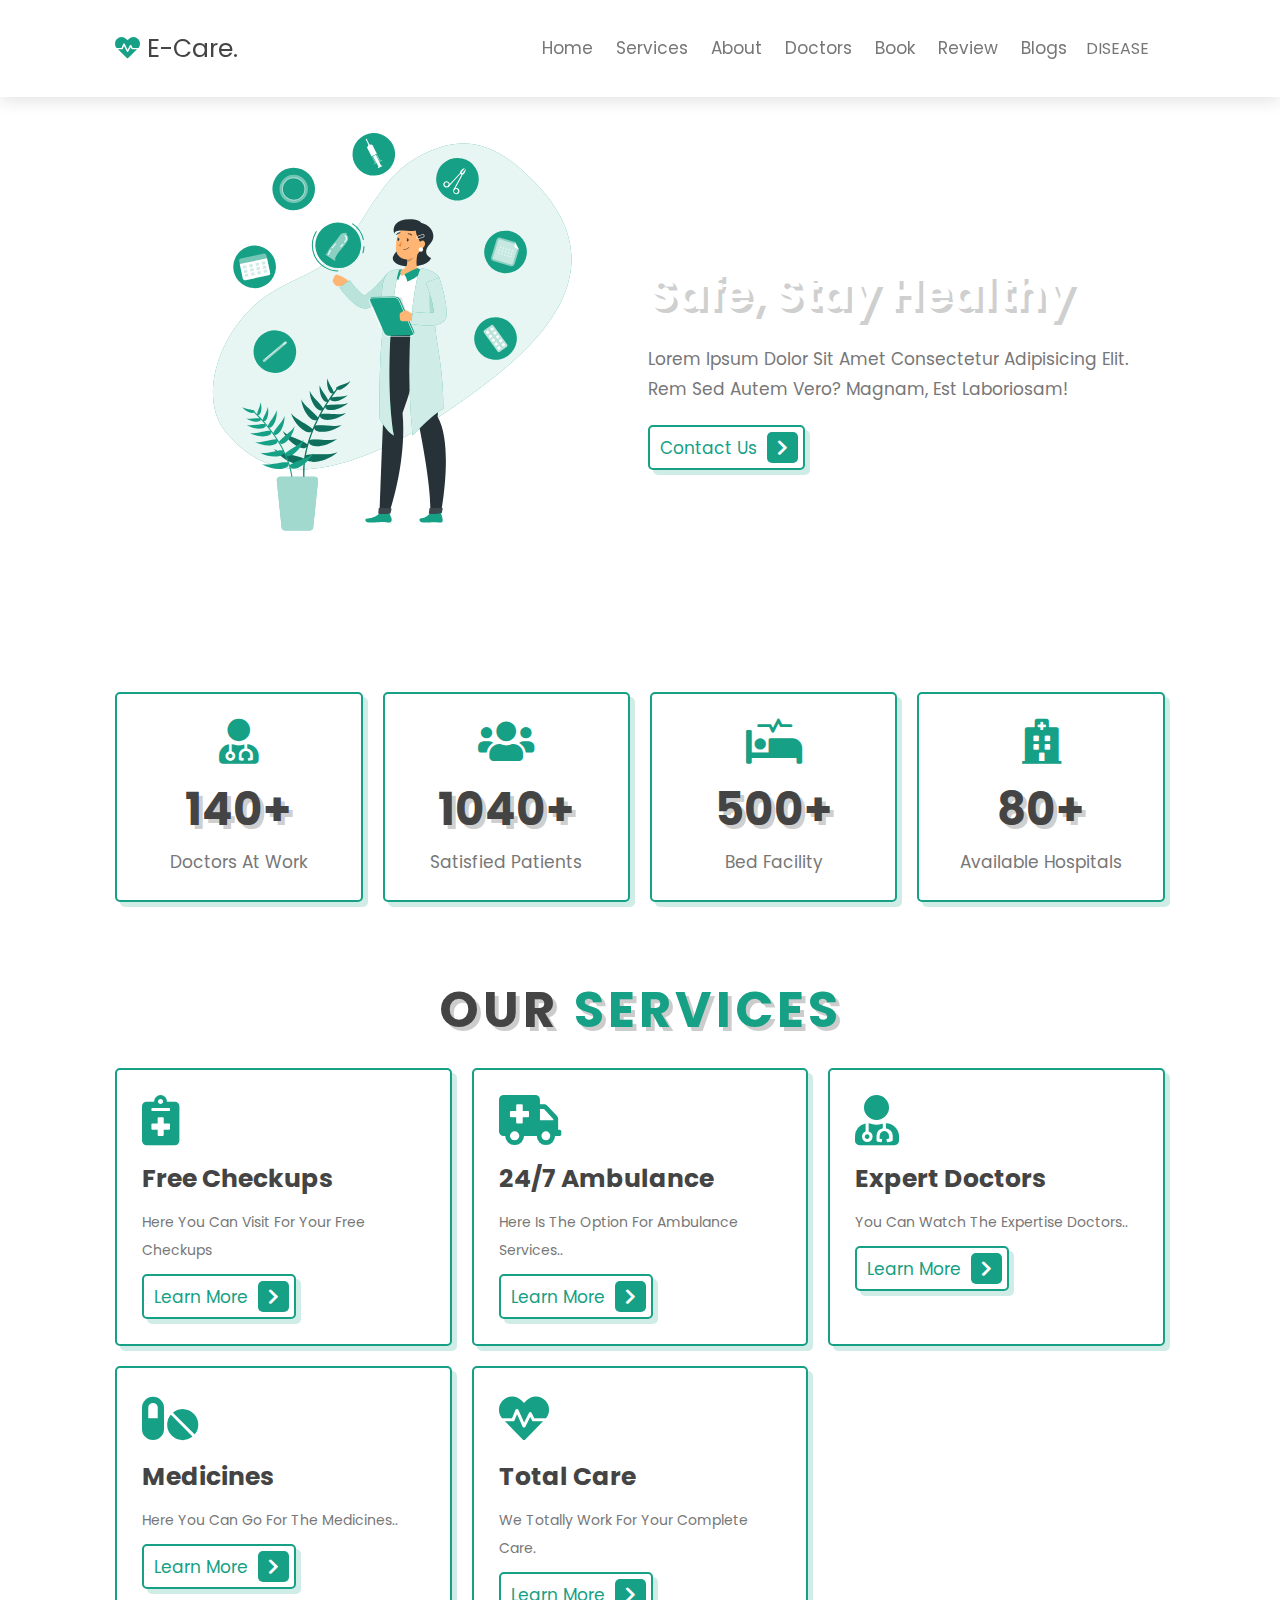
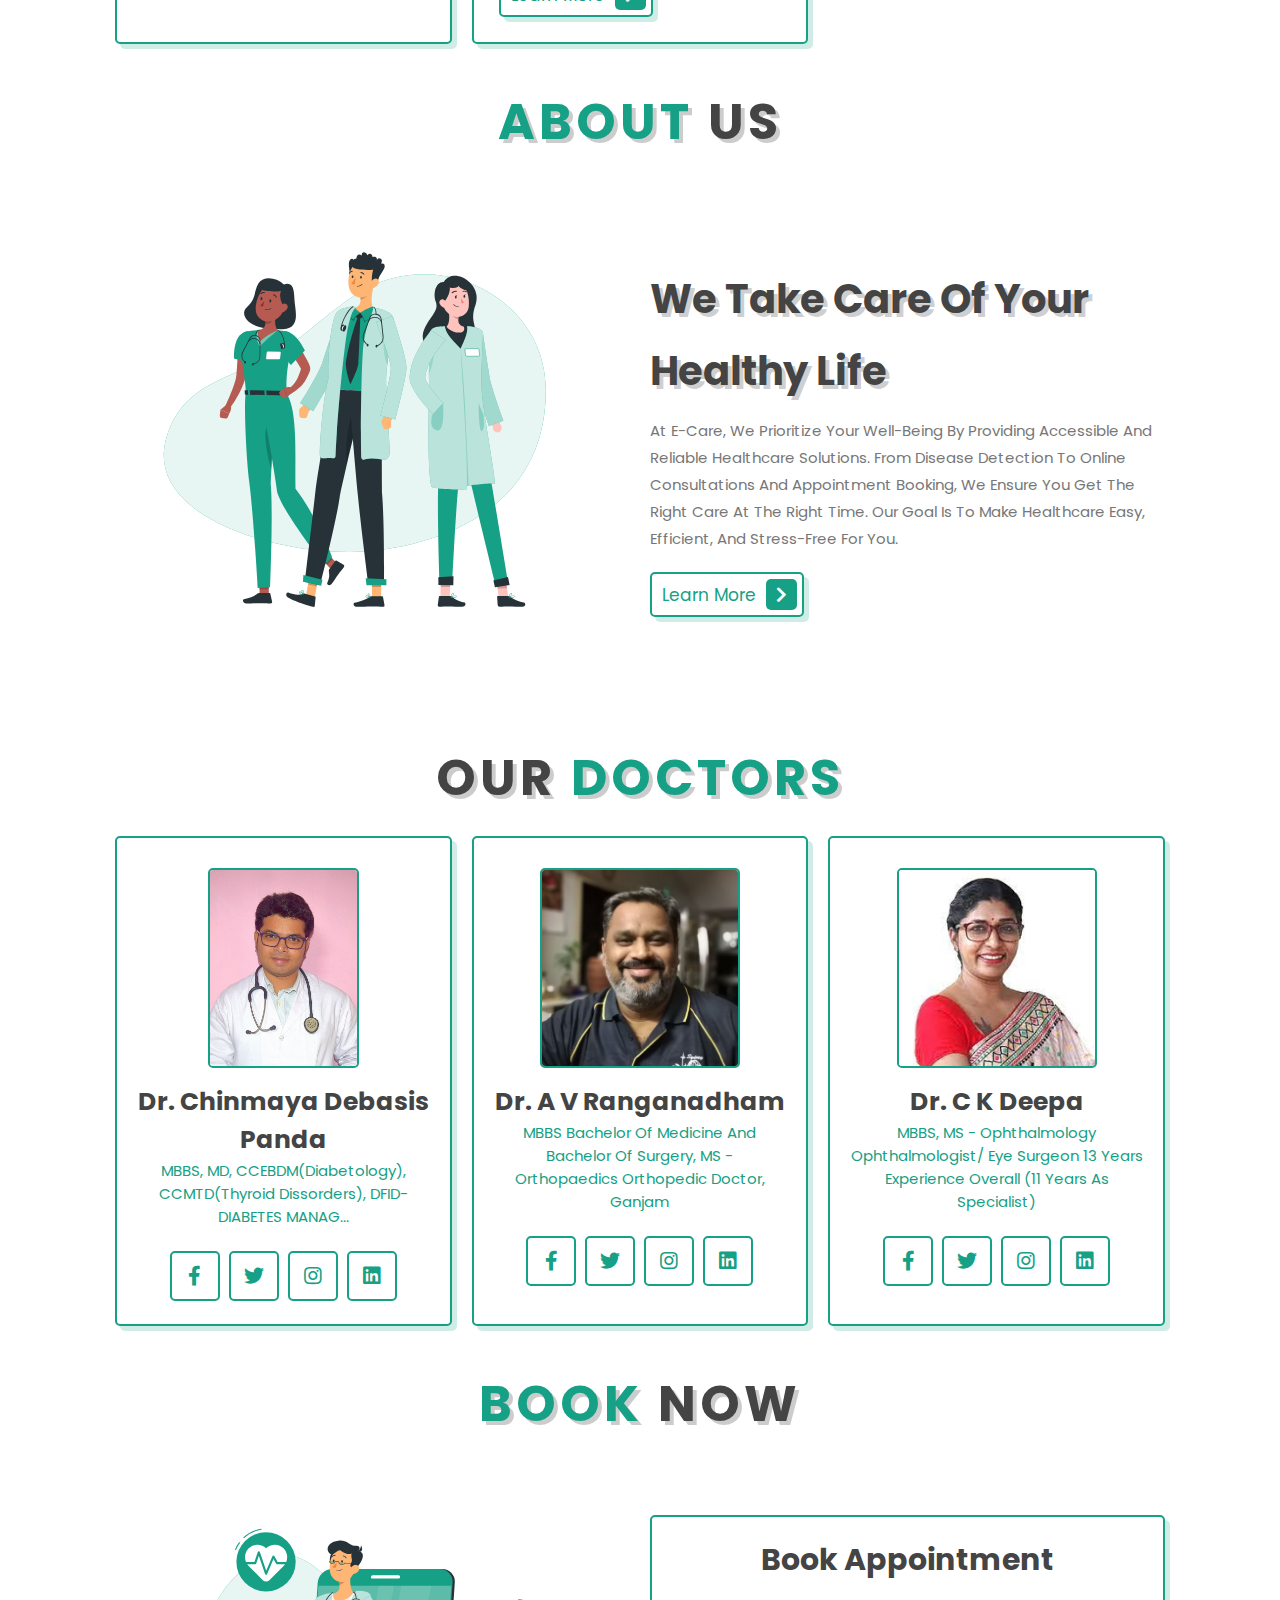
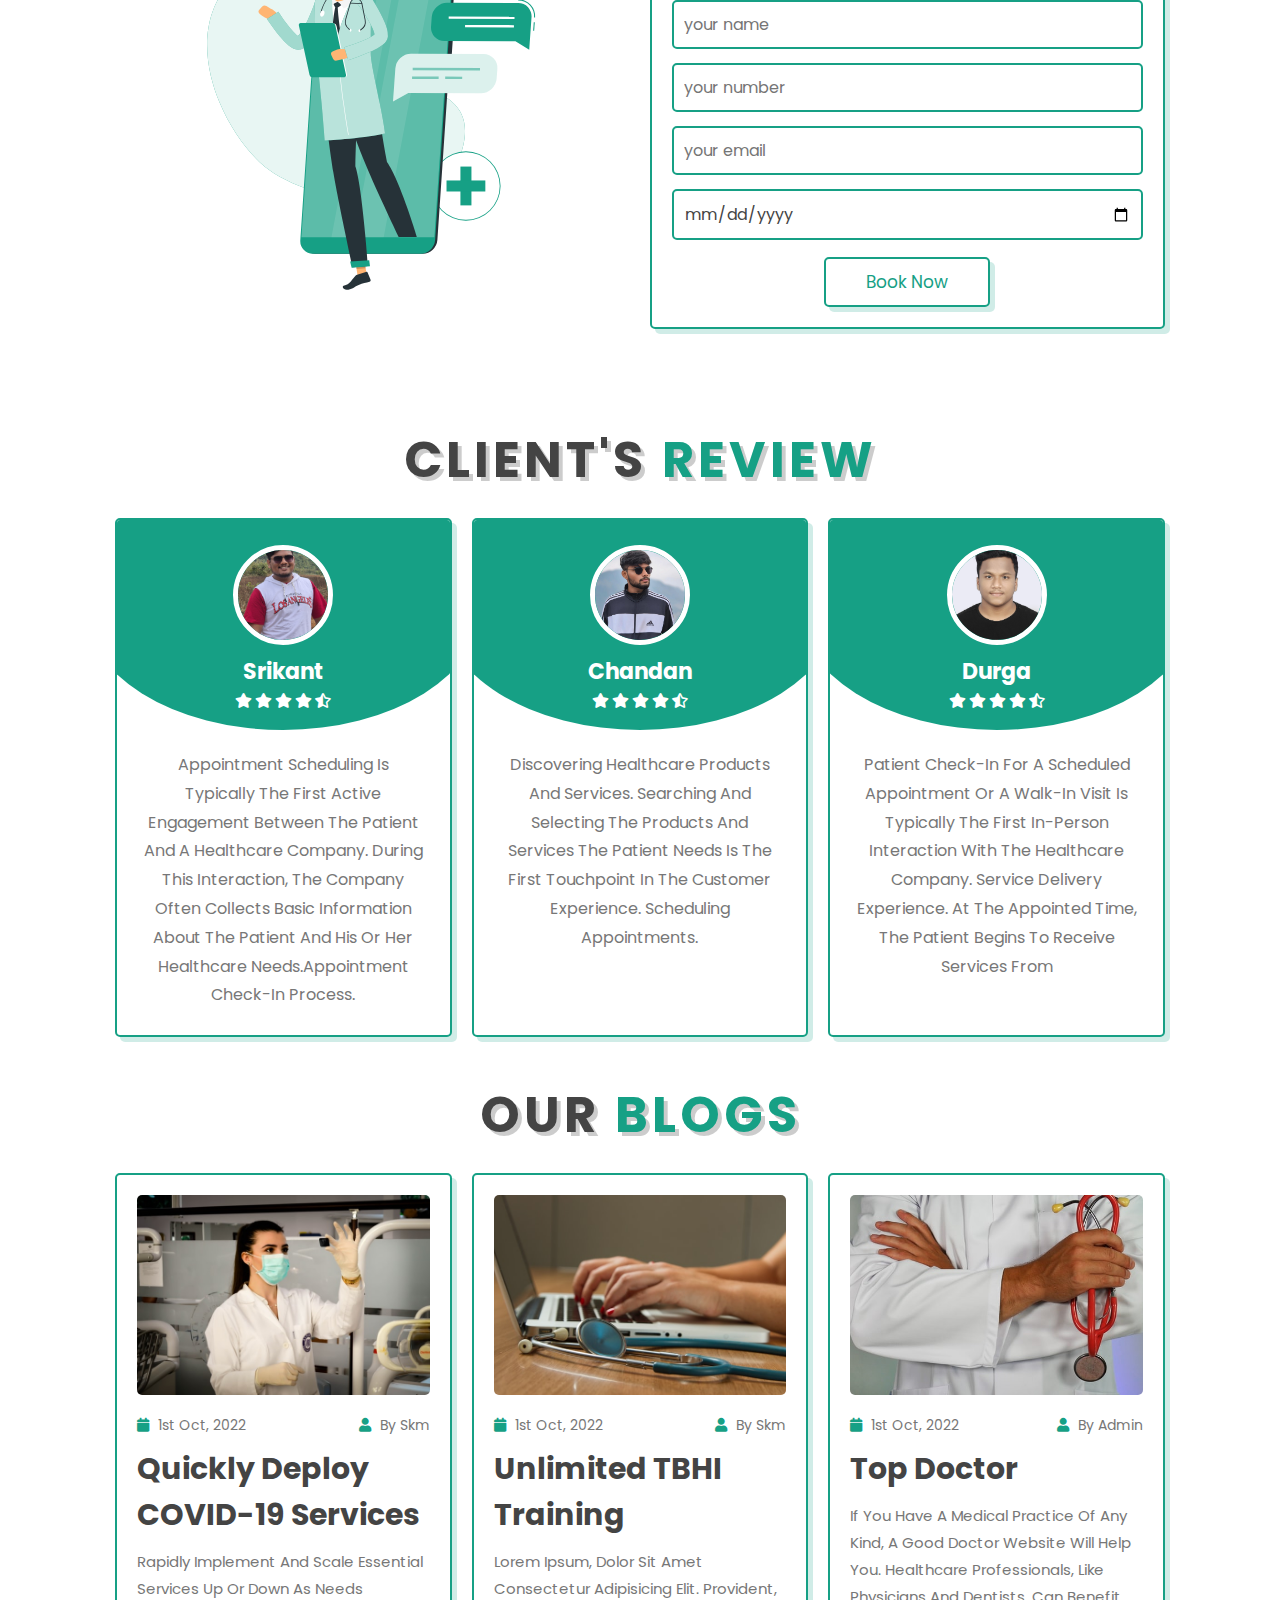
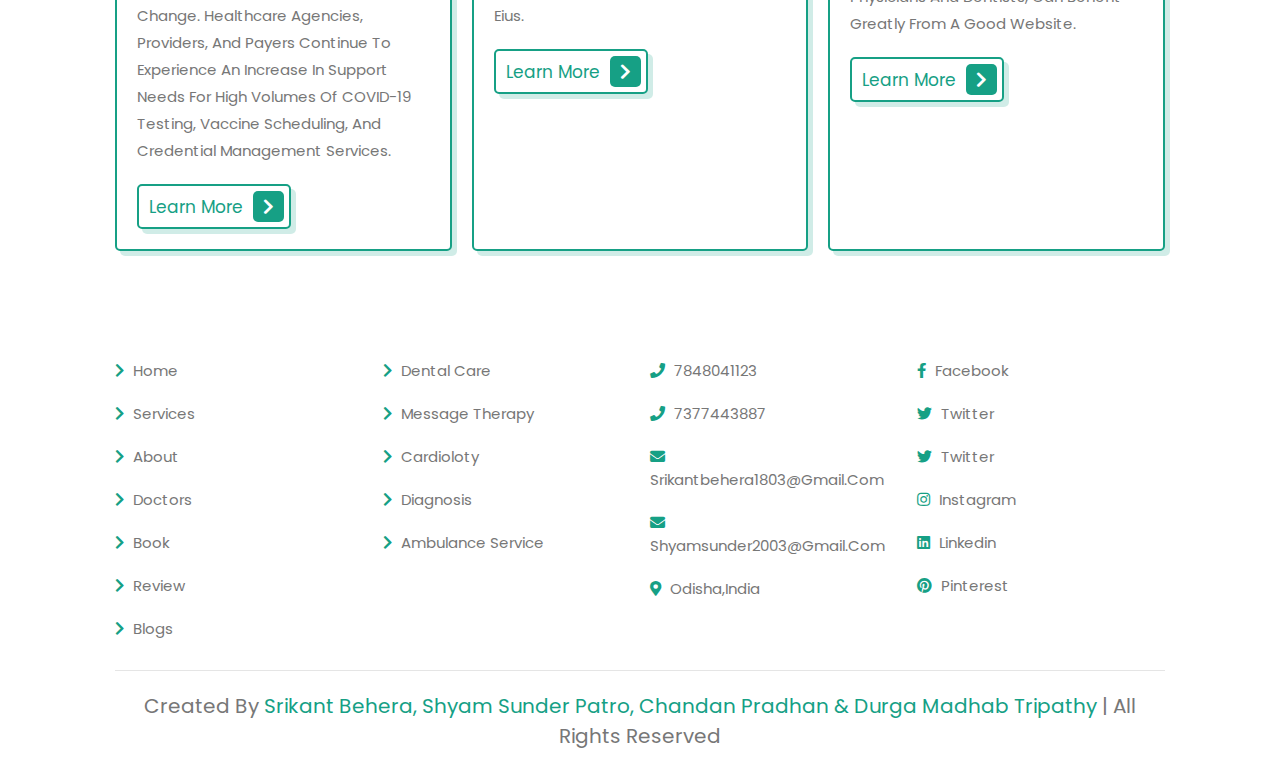
<file: index.html>
<!DOCTYPE html>
<html lang="en">
<head>
    <meta charset="UTF-8">
    <meta http-equiv="X-UA-Compatible" content="IE=edge">
    <meta name="viewport" content="width=device-width, initial-scale=1.0">
    <title>E-care</title>

    <!-- font awesome cdn link  -->
    <link rel="stylesheet" href="https://cdnjs.cloudflare.com/ajax/libs/font-awesome/5.15.4/css/all.min.css">

    <!-- custom css file link  -->
    <link rel="stylesheet" href="css/e-care.css">

</head>
<!-- <body background="image/hospital-room-bed-computer-television-ai-generated-image-315262948.webp"> -->
    
<!-- header section starts  -->

<header class="header">

    <a href="#" class="logo"> <i class="fas fa-heartbeat"></i> E-care. </a>

<nav class="navbar">    
    <a href="#home">home</a>
    <a href="#services">services</a>
    <a href="#about">about</a>
    <a href="#doctors">doctors</a>
    <a href="#book">book</a>
    <a href="#review">review</a>
    <a href="#blogs">blogs</a>
    <div class="dropdown">
        <button class="dropbtn" style="color: var(--light-color);">DISEASE</button>
        <div class="dropdown-content" style="right:0">
            <a href="fever.html">fever</a>
            <a href="cold.html">cold</a>
            <a href="hed.html">headach</a>
        </div>
    </div>
</nav>

    <div id="menu-btn" class="fas fa-bars"></div>

</header>

<!-- header section ends -->

<!-- home section starts  -->

<section class="home" id="home">

    <div class="image">
        <img src="image/home-img.svg" alt="">
    </div>

    <div class="content">
        <h3> safe, stay healthy</h3>
        <p>Lorem ipsum dolor sit amet consectetur adipisicing elit. Rem sed autem vero? Magnam, est laboriosam!</p>
        <a href="#" class="btn"> contact us <span class="fas fa-chevron-right"></span> </a>
    </div>

</section>

<!-- home section ends -->

<!-- icons section starts  -->

<section class="icons-container">

    <div class="icons">
        <i class="fas fa-user-md"></i>
        <h3>140+</h3>
        <p>doctors at work</p>
    </div>

    <div class="icons">
        <i class="fas fa-users"></i>
        <h3>1040+</h3>
        <p>satisfied patients</p>
    </div>

    <div class="icons">
        <i class="fas fa-procedures"></i>
        <h3>500+</h3>
        <p>bed facility</p>
    </div>

    <div class="icons">
        <i class="fas fa-hospital"></i>
        <h3>80+</h3>
        <p>available hospitals</p>
    </div>

</section>

<!-- icons section ends -->

<!-- services section starts  -->

<section class="services" id="services">

    <h1 class="heading">our <span>services</span> </h1>

    <div class="box-container">

        <div class="box">
            <i class="fas fa-notes-medical"></i>
            <h3>free checkups</h3>
            <p>Here you can visit for your free checkups</p>
            <a href="https://www.healthians.com/health-checkup/swasth-bharat-package/google?utm_source=google&utm_medium=cpc&utm_campaign=199-full-body-checkup&gclid=CjwKCAjwh4ObBhAzEiwAHzZYU06NaQdiTHjMX1o_PprLSa99l-NJYwQPDmLFa_FnURcXZRFpSuAOIBoCYdkQAvD_BwE" class="btn"> learn more <span class="fas fa-chevron-right"></span> </a>
        </div>

        <div class="box">
            <i class="fas fa-ambulance"></i>
            <h3>24/7 ambulance</h3>
            <p>here is the option for ambulance services..</p>
            <a href="https://sumum.soahospitals.com/24-hours-emergency-ambulance-services/" class="btn"> learn more <span class="fas fa-chevron-right"></span> </a>
        </div>

        <div class="box">
            <i class="fas fa-user-md"></i>
            <h3>expert doctors</h3>
            <p>You can watch the expertise doctors..</p>
            <a href="https://www.lybrate.com/ganjam/doctors/berhampur-ganjam" class="btn"> learn more <span class="fas fa-chevron-right"></span> </a>
        </div>

        <div class="box">
            <i class="fas fa-pills"></i>
            <h3>medicines</h3>
            <p>Here you can go for the medicines..</p>
            <a href="https://pharmeasy.in/?isSEM=true&utm_source=google&utm_medium=cpc&utm_campaign=GSB_New_CX_FP&utm_adgroup=Core&gclid=CjwKCAjwh4ObBhAzEiwAHzZYU3Dv8kPv6ubjw3hP0DyFV4GrveKuAck_1X1cluCBp-UKkiBj_AXbmBoCxjAQAvD_BwE" class="btn"> learn more <span class="fas fa-chevron-right"></span> </a>
        </div>

        <!-- <div class="box">
            <i class="fas fa-procedures"></i>
            <h3>bed facility</h3>
            <p>Here you can check for the availability of beds..</p>
            <a href="#" class="btn"> learn more <span class="fas fa-chevron-right"></span> </a>
        </div> -->

        <div class="box">
            <i class="fas fa-heartbeat"></i>
            <h3>total care</h3>
            <p>We totally work for your complete care.</p>
            <a href="#" class="btn"> learn more <span class="fas fa-chevron-right"></span> </a>
        </div>

    </div>

</section>

<!-- services section ends -->

<!-- about section starts  -->

<section class="about" id="about">

    <h1 class="heading"> <span>about</span> us </h1>

    <div class="row">

        <div class="image">
            <img src="image/about-img.svg" alt="">
        </div>

        <div class="content">
            <h3>we take care of your healthy life</h3>
            <p>At E-Care, we prioritize your well-being by providing accessible and reliable healthcare solutions. From disease detection to online consultations and appointment booking, we ensure you get the right care at the right time. Our goal is to make healthcare easy, efficient, and stress-free for you.</p>
            <!-- <p>Lorem ipsum dolor, sit amet consectetur adipisicing elit. Natus vero ipsam laborum porro voluptates voluptatibus a nihil temporibus deserunt vel?</p> -->
            <a href="#" class="btn"> learn more <span class="fas fa-chevron-right"></span> </a>
        </div>

    </div>

</section>

<!-- about section ends -->

<!-- doctors section starts  -->

<section class="doctors" id="doctors">

    <h1 class="heading"> our <span>doctors</span> </h1>

    <div class="box-container">

        <div class="box">
            <img src="image/dr1.jpeg" alt="">
            <h3>Dr. Chinmaya Debasis Panda</h3>
            <span>MBBS, MD, CCEBDM(diabetology), CCMTD(thyroid dissorders), DFID-DIABETES MANAG...</span>
            <div class="share">
                <a href="#" class="fab fa-facebook-f"></a>
                <a href="#" class="fab fa-twitter"></a>
                <a href="#" class="fab fa-instagram"></a>
                <a href="#" class="fab fa-linkedin"></a>
            </div>
        </div>

        <div class="box">
            <img src="image/dr2.jpeg" alt="">
            <h3>Dr. A V Ranganadham</h3>
            <span>MBBS Bachelor of Medicine and Bachelor of Surgery, MS - Orthopaedics
                Orthopedic Doctor, Ganjam</span>
            <div class="share">
                <a href="#" class="fab fa-facebook-f"></a>
                <a href="#" class="fab fa-twitter"></a>
                <a href="#" class="fab fa-instagram"></a>
                <a href="#" class="fab fa-linkedin"></a>
            </div>
        </div>

        <div class="box">
            <img src="image/dr3.jpeg" alt="">
            <h3>Dr. C K Deepa</h3>
            <span>MBBS, MS - Ophthalmology
                Ophthalmologist/ Eye Surgeon
                13 Years Experience Overall  (11 years as specialist)</span>
            <div class="share">
                <a href="#" class="fab fa-facebook-f"></a>
                <a href="#" class="fab fa-twitter"></a>
                <a href="#" class="fab fa-instagram"></a>
                <a href="#" class="fab fa-linkedin"></a>
            </div>
        </div>
    </div>

</section>

<!-- doctors section ends -->

<!-- booking section starts   -->

<section class="book" id="book">

    <h1 class="heading"> <span>book</span> now </h1>    

    <div class="row">

        <div class="image">
            <img src="image/book-img.svg" alt="">
        </div>

        <form action="">
            <h3>book appointment</h3>
            <input type="text" placeholder="your name" class="box">
            <input type="number" placeholder="your number" class="box">
            <input type="email" placeholder="your email" class="box">
            <input type="date" class="box">
            <input type="submit" value="book now" class="btn">
        </form>

    </div>

</section>

<!-- booking section ends -->

<!-- review section starts  -->

<section class="review" id="review">
    
    <h1 class="heading"> client's <span>review</span> </h1>

    <div class="box-container">

        <div class="box">
            <img src="image/sk.jpg" alt="">
            <h3>Srikant</h3>
            <div class="stars">
                <i class="fas fa-star"></i>
                <i class="fas fa-star"></i>
                <i class="fas fa-star"></i>
                <i class="fas fa-star"></i>
                <i class="fas fa-star-half-alt"></i>
            </div>
            <p class="text">Appointment scheduling is typically the first active engagement between the patient and a healthcare company. During this interaction, 
                the company often collects basic information about the patient and his or her healthcare needs.Appointment check-in process. </p>
        </div>

        <div class="box">
            <img src="image/chandan.jpg" alt="">
            <h3>Chandan</h3>
            <div class="stars">
                <i class="fas fa-star"></i>
                <i class="fas fa-star"></i>
                <i class="fas fa-star"></i>
                <i class="fas fa-star"></i>
                <i class="fas fa-star-half-alt"></i>
            </div>
            <p class="text">Discovering healthcare products and services. Searching and selecting the products and services the patient needs is the first touchpoint in the customer experience.
                Scheduling appointments.</p>
        </div>

        <div class="box">
            <img src="image/durga.jpg" alt="">
            <h3>Durga</h3>
            <div class="stars">
                <i class="fas fa-star"></i>
                <i class="fas fa-star"></i>
                <i class="fas fa-star"></i>
                <i class="fas fa-star"></i>
                <i class="fas fa-star-half-alt"></i>
            </div>
            <p class="text">Patient check-in for a scheduled appointment or a walk-in visit is typically the first in-person interaction with the healthcare company.
                Service delivery experience. At the appointed time, the patient begins to receive services from</p>
        </div>

    </div>

</section>

<!-- review section ends -->

<!-- blogs section starts  -->

<section class="blogs" id="blogs">

    <h1 class="heading"> our <span>blogs</span> </h1>

    <div class="box-container">

        <div class="box">
            <div class="image">
                <img src="image/blog-1.jpg" alt="">
            </div>
            <div class="content">
                <div class="icon">
                    <a href="#"> <i class="fas fa-calendar"></i> 1st oct, 2022 </a>
                    <a href="#"> <i class="fas fa-user"></i> by skm </a>
                </div>
                <h3> Quickly deploy COVID-19 services </h3>
                <p>Rapidly implement and scale essential services up or down as needs change. Healthcare agencies, providers, and payers continue to experience an increase in support needs for high volumes of COVID-19 testing, vaccine scheduling, and credential management services.</p>
                <a href="#" class="btn"> learn more <span class="fas fa-chevron-right"></span> </a>
            </div>
        </div>

        <div class="box">
            <div class="image">
                <img src="image/blog-2.jpg" alt="">
            </div>
            <div class="content">
                <div class="icon">
                    <a href="#"> <i class="fas fa-calendar"></i> 1st oct, 2022 </a>
                    <a href="#"> <i class="fas fa-user"></i> by skm</a>
                </div>
                <h3>Unlimited TBHI Training</h3>
                <p>Lorem ipsum, dolor sit amet consectetur adipisicing elit. Provident, eius.</p>
                <a href="#" class="btn"> learn more <span class="fas fa-chevron-right"></span> </a>
            </div>
        </div>

        <div class="box">
            <div class="image">
                <img src="image/blog-3.jpg" alt="">
            </div>
            <div class="content">
                <div class="icon">
                    <a href="#"> <i class="fas fa-calendar"></i> 1st oct, 2022 </a>
                    <a href="#"> <i class="fas fa-user"></i> by admin </a>
                </div>
                <h3>Top Doctor</h3>
                <p>If you have a medical practice of any kind, a good doctor website will help you. Healthcare professionals, like physicians and dentists, can benefit greatly from a good website.</p>
                <a href="#" class="btn"> learn more <span class="fas fa-chevron-right"></span> </a>
            </div>
        </div>

    </div>

</section>

<!-- blogs section ends -->

<!-- footer section starts  -->

<section class="footer">

    <div class="box-container">

        <div class="box">
            <h3>quick links</h3>
            <a href="#"> <i class="fas fa-chevron-right"></i> home </a>
            <a href="#"> <i class="fas fa-chevron-right"></i> services </a>
            <a href="#"> <i class="fas fa-chevron-right"></i> about </a>
            <a href="#"> <i class="fas fa-chevron-right"></i> doctors </a>
            <a href="#"> <i class="fas fa-chevron-right"></i> book </a>
            <a href="#"> <i class="fas fa-chevron-right"></i> review </a>
            <a href="#"> <i class="fas fa-chevron-right"></i> blogs </a>
        </div>

        <div class="box">
            <h3>our services</h3>
            <a href="#"> <i class="fas fa-chevron-right"></i> dental care </a>
            <a href="#"> <i class="fas fa-chevron-right"></i> message therapy </a>
            <a href="#"> <i class="fas fa-chevron-right"></i> cardioloty </a>
            <a href="#"> <i class="fas fa-chevron-right"></i> diagnosis </a>
            <a href="#"> <i class="fas fa-chevron-right"></i> ambulance service </a>
        </div>

        <div class="box">
            <h3>contact info</h3>
            <a href="#"> <i class="fas fa-phone"></i> 7848041123</a>
            <a href="#"> <i class="fas fa-phone"></i> 7377443887</a>
            <a href="#"> <i class="fas fa-envelope"></i> srikantbehera1803@gmail.com</a>
            <a href="#"> <i class="fas fa-envelope"></i> shyamsunder2003@gmail.com </a>
            <a href="#"> <i class="fas fa-map-marker-alt"></i> Odisha,India </a>
        </div>

        <div class="box">
            <h3>follow us</h3>
            <a href="#"> <i class="fab fa-facebook-f"></i> facebook </a>
            <a href="#"> <i class="fab fa-twitter"></i> twitter </a>
            <a href="#"> <i class="fab fa-twitter"></i> twitter </a>
            <a href="#"> <i class="fab fa-instagram"></i> instagram </a>
            <a href="#"> <i class="fab fa-linkedin"></i> linkedin </a>
            <a href="#"> <i class="fab fa-pinterest"></i> pinterest </a>
        </div>

    </div>

    <div class="credit"> created by <span>Srikant Behera, Shyam Sunder Patro, Chandan Pradhan & Durga Madhab Tripathy</span> | all rights reserved </div>

</section>

<!-- footer section ends -->
<!-- custom js file link  -->
<script src="js/script.js"></script>

</body>
</html>
</file>
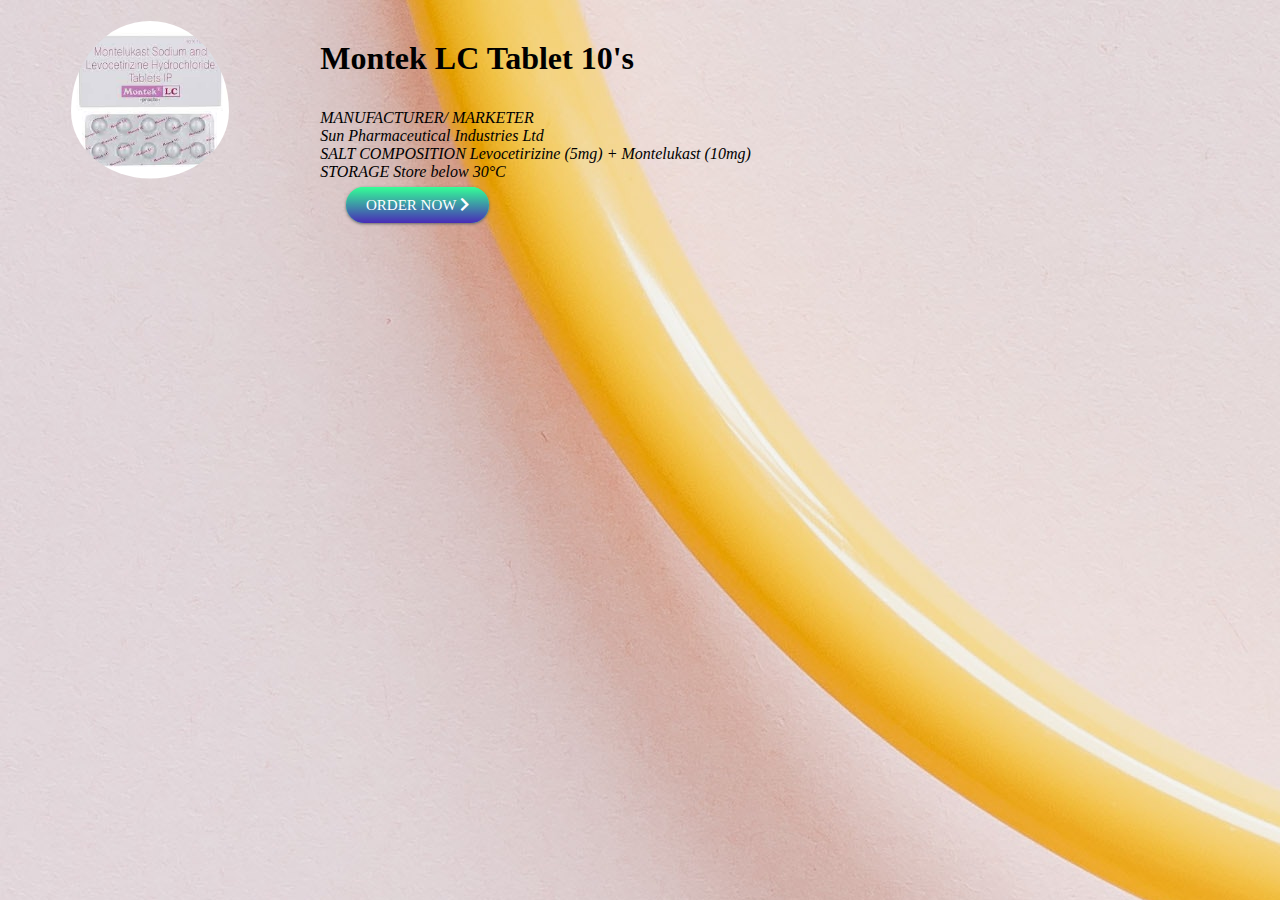
<file: cold.html>
<html lang="en">
<head>
    <meta charset="UTF-8">
    <meta http-equiv="X-UA-Compatible" content="IE=edge">
    <meta name="viewport" content="width=device-width, initial-scale=1.0">
    <title>cold</title>

    <!-- font awesome cdn link  -->
    <link rel="stylesheet" href="https://cdnjs.cloudflare.com/ajax/libs/font-awesome/5.15.4/css/all.min.css">

    <!-- custom css file link  -->
    <link rel="stylesheet" href="css/cold.css">
  

</head>
<body background = "image/htl.jpg">
    <section class="home" id="home">

    <div class="image">
        <img src="image/mon.jpeg" alt="">
    </div>

    <div class="content">
        <h3><b>Montek LC Tablet 10's</b></h3>
        <p><i> MANUFACTURER/ MARKETER<br>
            Sun Pharmaceutical Industries Ltd<br>
            SALT COMPOSITION
            Levocetirizine (5mg) + Montelukast (10mg)<br>
            STORAGE
            Store below 30°C</i> </p>
        <div class="bott">
            <a href="#"  class="btn"> ORDER NOW <span class="fas fa-chevron-right"></span> </a>
        </div>  
    </div>

</section>
    
</body>
</file>
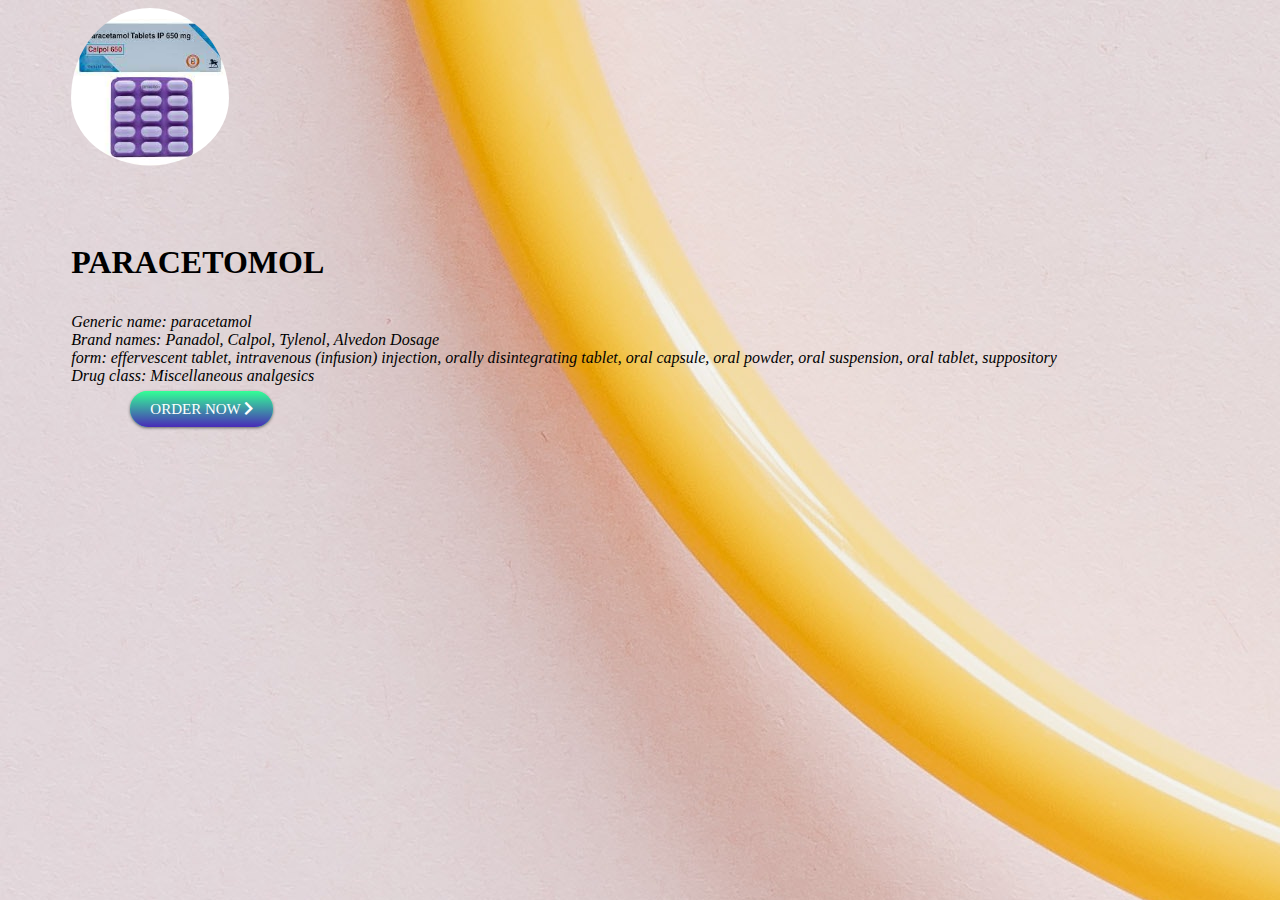
<file: fever.html>
<html lang="en">
<head>
    <meta charset="UTF-8">
    <meta http-equiv="X-UA-Compatible" content="IE=edge">
    <meta name="viewport" content="width=device-width, initial-scale=1.0">
    <title>fever</title>

    <!-- font awesome cdn link  -->
    <link rel="stylesheet" href="https://cdnjs.cloudflare.com/ajax/libs/font-awesome/5.15.4/css/all.min.css">

    <!-- custom css file link  -->
    <link rel="stylesheet" href="css/fever.css">
  

</head>
<body background = "image/htl.jpg">
    <section class="home" id="home">
        <div class="image">
        <img src="image/para.jpeg" alt="">
       </div>
    <div class="content">
        <h3><b>PARACETOMOL</b></h3>
        <p><i> Generic name: paracetamol <br>Brand names: Panadol, Calpol, Tylenol, Alvedon Dosage<br> form: effervescent tablet, intravenous (infusion) injection, orally disintegrating tablet, oral capsule, oral powder, oral suspension, oral tablet, suppository <br>Drug class: Miscellaneous analgesics</i> </p>
        <div class="bott">
            <a href="#"  class="btn"> ORDER NOW <span class="fas fa-chevron-right"></span> </a>
        </div>  
    </div>
</body>
</file>
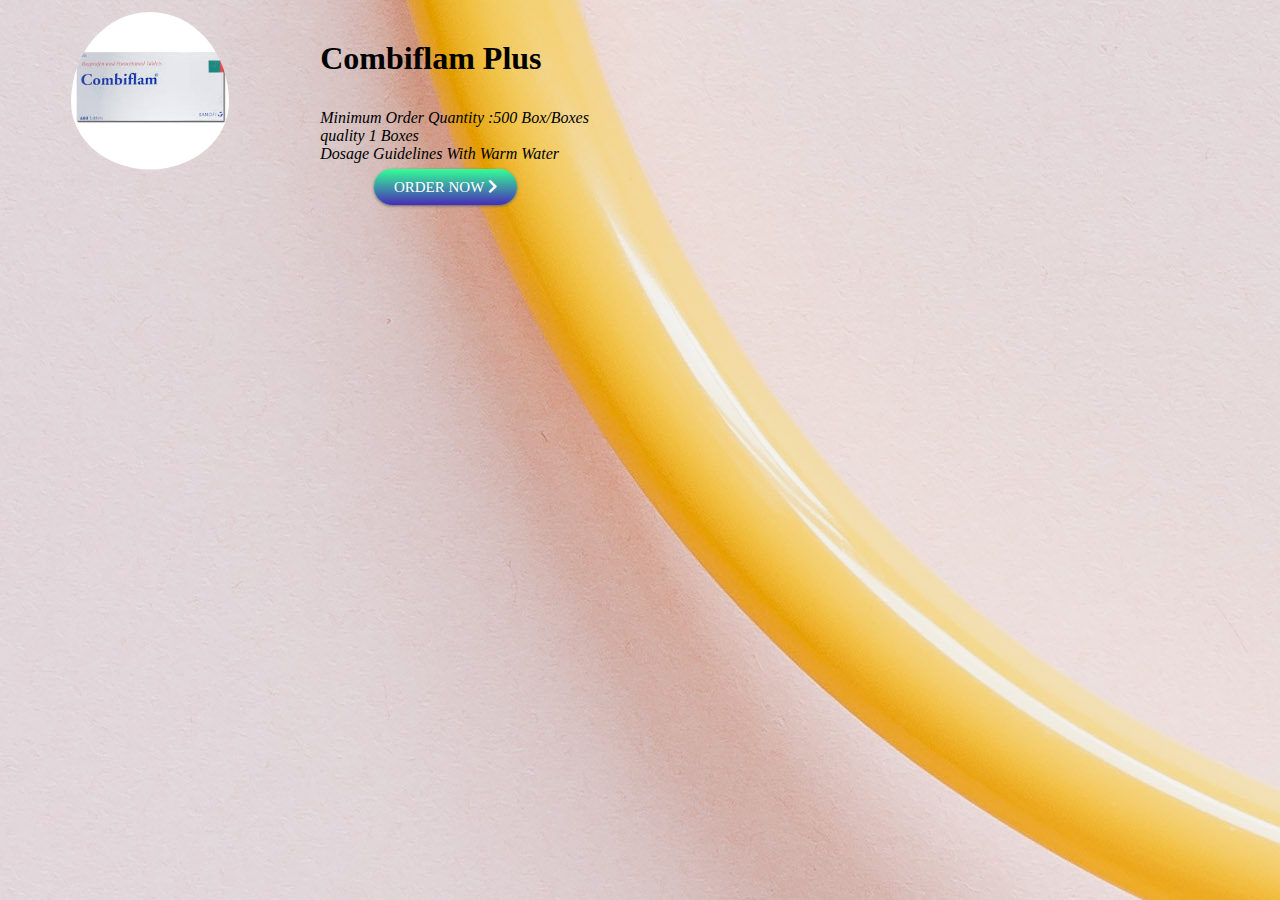
<file: hed.html>
<html lang="en">
<head>
    <meta charset="UTF-8">
    <meta http-equiv="X-UA-Compatible" content="IE=edge">
    <meta name="viewport" content="width=device-width, initial-scale=1.0">
    <title>fever</title>

    <!-- font awesome cdn link  -->
    <link rel="stylesheet" href="https://cdnjs.cloudflare.com/ajax/libs/font-awesome/5.15.4/css/all.min.css">

    <!-- custom css file link  -->
    <link rel="stylesheet" href="css/fever.css">
  

</head>
<body background = "image/htl.jpg">
 <section class="home" id="home">

    <div class="image">
        <img src="image/com.jpeg" alt="">
    </div>

    <div class="content">
        <h3><b>Combiflam Plus</b></h3>
        <p><i> Minimum Order Quantity :500 Box/Boxes<br>
                quality
                1 Boxes<br>
                Dosage Guidelines
                With Warm Water</i> </p>
        <div class="bot">
            <a href="#"  class="btn"> ORDER NOW <span class="fas fa-chevron-right"></span> </a>
        </div>  
    </div>

</section>   
</body>
</file>
<file: css/e-care.css>
@import url('https://fonts.googleapis.com/css2?family=Poppins:wght@100;200;300;400;500;600;700&display=swap');

:root{
    --green:#16a085;
    --black:#444;
    --light-color:#777;
    --box-shadow:.5rem .5rem 0 rgba(22, 160, 133, .2);
    --text-shadow:.4rem .4rem 0 rgba(0, 0, 0, .2);
    --border:.2rem solid var(--green);
}
body{
  
     background-repeat: no-repeat;
     background-attachment: fixed;
}
.dropbtn {
  background-color: white;
  color: white;
  padding: 16px;
  font-size: 16px;
  border: none;
  cursor: pointer;
}

.dropdown {
  position: relative;
  display: inline-block;
}

.dropdown-content {
  display: none;
  position: absolute;
  right: 0;
  background-color: #f9f9f9;
  min-width: 160px;
  box-shadow: 0px 8px 16px 0px rgba(0,0,0,0.2);
  z-index: 1;
}

.dropdown-content a {
  color: black;
  padding: 12px 16px;
  text-decoration: none;
  display: block;
}

.dropdown-content a:hover {background-color: #f1f1f1;}

.dropdown:hover .dropdown-content {
  display: block;
}

.dropdown:hover .dropbtn {
  background-color: lightgrey;
}

*{
    font-family: 'Poppins', sans-serif;
    margin:0; padding: 0;
    box-sizing: border-box;
    outline: none; border: none;
    text-transform: capitalize;
    transition: all .2s ease-out;
    text-decoration: none;
}

html{
    font-size: 62.5%;
    overflow-x: hidden;
    scroll-padding-top: 7rem;
    scroll-behavior: smooth;
}

section{
    padding:2rem 9%;
}


.heading{
    text-align: center;
    padding-bottom: 2rem;
    text-shadow: var(--text-shadow);
    text-transform: uppercase;
    color:var(--black);
    font-size: 5rem;
    letter-spacing: .4rem;
}

.heading span{
    text-transform: uppercase;
    color: var(--green);
}

.btn{
    display: inline-block;
    margin-top: 1rem;
    padding: .5rem;
    padding-left: 1rem;
    border:var(--border);
    border-radius: .5rem;
    box-shadow: var(--box-shadow);
    color:var(--green);
    cursor: pointer;
    font-size: 1.7rem;
    background: #fff;
}

.btn span{
    padding:.7rem 1rem;
    border-radius: .5rem;
    background: var(--green);
    color:#fff;
    margin-left: .5rem;
}

.btn:hover{
    background: var(--green);
    color:#fff;
}

.btn:hover span{
    color: var(--green);
    background:#fff;
    margin-left: 1rem;
}

.header{
    padding:2rem 9%;
    position: fixed;
    top:0; left: 0; right: 0;
    z-index: 1000;
    box-shadow: 0 .5rem 1.5rem rgba(0, 0, 0, .1);
    display: flex;
    align-items: center;
    justify-content: space-between;
    background: #fff;
}

.header .logo{
    font-size: 2.5rem;
    color: var(--black);
}

.header .logo i{
    color: var(--green);
}

.header .navbar a{
    font-size: 1.7rem;
    color: var(--light-color);
    margin-left: 2rem;
}

.header .navbar a:hover{
    color: var(--green);
}

#menu-btn{
    font-size: 2.5rem;
    border-radius: .5rem;
    background: #eee;
    color:var(--green);
    padding: 1rem 1.5rem;
    cursor: pointer;
    display: none;
}

.home{
    display: flex;
    align-items: center;
     flex-wrap: wrap;
    gap:1.5rem;
    padding-top: 10rem;
}

.home .image{
    flex:1 1 45rem;
}

.home .image img{
    width: 100%;
}

.home .content{
    flex:1 1 45rem;
}

.home .content h3{
    font-size: 4.5rem;
    color:white;
    line-height: 1.8;
    text-shadow: var(--text-shadow);
}

.home .content p{
    font-size: 1.7rem;
    color:var(--light-color);
    line-height: 1.8;
    padding: 1rem 0;
}

.icons-container{
    display: grid;
    gap:2rem;
    grid-template-columns: repeat(auto-fit, minmax(20rem, 1fr));
    padding-top: 5rem;
    padding-bottom: 5rem;
}

.icons-container .icons{
    border:var(--border);
    box-shadow: var(--box-shadow);
    border-radius: .5rem;
    text-align: center;
    padding: 2.5rem;
    background-color: white;
}

.icons-container .icons i{
    font-size: 4.5rem;
    color:var(--green);
    padding-bottom: .7rem;
}

.icons-container .icons h3{
    font-size: 4.5rem;
    color:var(--black);
    padding: .5rem 0;
    text-shadow: var(--text-shadow);
}

.icons-container .icons p{
    font-size: 1.7rem;
    color:var(--light-color);
}

.services{
    background-color: white;
}

.services .box-container{
    display: grid;
    grid-template-columns: repeat(auto-fit, minmax(27rem, 1fr));
    gap:2rem;
}

.services .box-container .box{
    
    border-radius: .5rem;
    box-shadow: var(--box-shadow);
    border:var(--border);
    padding: 2.5rem;
    background-color: white;
}

.services .box-container .box i{
    color: var(--green);
    font-size: 5rem;
    padding-bottom: .5rem;
}

.services .box-container .box h3{
    color: var(--black);
    font-size: 2.5rem;
    padding:1rem 0;
}

.services .box-container .box p{
    color: var(--light-color);
    font-size: 1.4rem;
    line-height: 2;
}

.about .row{
     background-color: white;
    display: flex;
    align-items: center;
    flex-wrap: wrap;
    gap:2rem;
}

.about .row .image{
    flex:1 1 45rem;
}

.about .row .image img{
    width: 100%;
}

.about .row .content{
    flex:1 1 45rem;
}

.about .row .content h3{
    color: var(--black);
    text-shadow: var(--text-shadow);
    font-size: 4rem;
    line-height: 1.8;
}

.about .row .content p{
    color: var(--light-color);
    padding:1rem 0;
    font-size: 1.5rem;
    line-height: 1.8;
}

.doctors .box-container{
    display: grid;
    grid-template-columns: repeat(auto-fit, minmax(30rem, 1fr));
    gap:2rem;
}

.doctors .box-container .box{
    text-align: center;
    background:#fff;
    border-radius: .5rem;
    border:var(--border);
    box-shadow: var(--box-shadow);
    padding:2rem;
}

.doctors .box-container .box img{
    height: 20rem;
    border:var(--border);
    border-radius: .5rem;
    margin-top: 1rem;
    margin-bottom: 1rem;
}

.doctors .box-container .box h3{
    color:var(--black);
    font-size: 2.5rem;
}

.doctors .box-container .box span{
    color:var(--green);
    font-size: 1.5rem;
}

.doctors .box-container .box .share{
    padding-top: 2rem;
}

.doctors .box-container .box .share a{
    height: 5rem;
    width: 5rem;
    line-height: 4.5rem;
    font-size: 2rem;
    color:var(--green);
    border-radius: .5rem;
    border:var(--border);
    margin:.3rem;
}

.doctors .box-container .box .share a:hover{
    background:var(--green);
    color:#fff;
    box-shadow: var(--box-shadow);
}

.book .row{
    display: flex;
    align-items: center;
    flex-wrap: wrap;
    gap:2rem;
}
 
.book .row .image{
    flex:1 1 45rem;
}

.book .row .image img{
    width: 100%;
}

.book .row form{
    flex:1 1 45rem;
    background: #fff;
    border:var(--border);
    box-shadow: var(--box-shadow);
    text-align: center;
    padding: 2rem;
    border-radius: .5rem;
}

.book .row form h3{
    color:var(--black);
    padding-bottom: 1rem;
    font-size: 3rem;
}

.book .row form .box{
    width: 100%;
    margin:.7rem 0;
    border-radius: .5rem;
    border:var(--border);
    font-size: 1.6rem;
    color: var(--black);
    text-transform: none;
    padding: 1rem;
}

.book .row form .btn{
    padding:1rem 4rem;
}

.review .box-container{
    display: grid;
    grid-template-columns: repeat(auto-fit, minmax(27rem, 1fr));
    gap:2rem;
}

.review .box-container .box{
    border:var(--border);
    box-shadow: var(--box-shadow);
    border-radius: .5rem;
    padding:2.5rem;
    background: #fff;
    text-align: center;
    position: relative;
    overflow: hidden;
    z-index: 0;
}

.review .box-container .box img{
    height: 10rem;
    width: 10rem;
    border-radius: 50%;
    object-fit: cover;
    border:.5rem solid #fff;
}

.review .box-container .box h3{
    color:#fff;
    font-size: 2.2rem;
    padding:.5rem 0;
}
    
.review .box-container .box .stars i{
    color:#fff;
    font-size: 1.5rem;
}

.review .box-container .box .text{
    color:var(--light-color);
    line-height: 1.8;
    font-size: 1.6rem;
    padding-top: 4rem;
}

.review .box-container .box::before{
    content: '';
    position: absolute;
    top:-4rem; left: 50%;
    transform:translateX(-50%);
    background:var(--green);
    border-bottom-left-radius: 50%;
    border-bottom-right-radius: 50%;
    height: 25rem;
    width: 120%;
    z-index: -1;
}


.blogs .box-container{
    display: grid;
    grid-template-columns: repeat(auto-fit, minmax(30rem, 1fr));
    gap:2rem;

}

.blogs .box-container .box{
    border:var(--border);
    box-shadow: var(--box-shadow);
    border-radius: .5rem;
    padding: 2rem;
      background-color: white;


}

.blogs .box-container .box .image{
    height: 20rem;
    overflow:hidden;
    border-radius: .5rem;
}

.blogs .box-container .box .image img{
    height: 100%;
    width: 100%;
    object-fit: cover;
}

.blogs .box-container .box:hover .image img{
    transform:scale(1.2);
}

.blogs .box-container .box .content{
    padding-top: 1rem;
}

.blogs .box-container .box .content .icon{
    padding: 1rem 0;
    display: flex;
    align-items: center;
    justify-content: space-between;
}

.blogs .box-container .box .content .icon a{
    font-size: 1.4rem;
    color: var(--light-color);
}

.blogs .box-container .box .content .icon a:hover{
    color:var(--green);
}

.blogs .box-container .box .content .icon a i{
    padding-right: .5rem;
    color: var(--green);
}

.blogs .box-container .box .content h3{
    color:var(--black);
    font-size: 3rem;
}

.blogs .box-container .box .content p{
    color:var(--light-color);
    font-size: 1.5rem;
    line-height: 1.8;
    padding:1rem 0;
}

.footer .box-container{
    display: grid;
    grid-template-columns: repeat(auto-fit, minmax(22rem, 1fr));
    gap:2rem;
}

.footer .box-container .box h3{
    font-size: 2.5rem;
    color:white;
    padding: 1rem 0;
}

.footer .box-container .box a{
    display: block;
    font-size: 1.5rem;
    color:var(--light-color);
    padding: 1rem 0;
}

.footer .box-container .box a i{
    padding-right: .5rem;
    color:var(--green);
}

.footer .box-container .box a:hover i{
    padding-right:2rem;
}

.footer .credit{
    padding: 1rem;
    padding-top: 2rem;
    margin-top: 2rem;
    text-align: center;
    font-size: 2rem;
    color:var(--light-color);
    border-top: .1rem solid rgba(0, 0, 0, .1);
}

.footer .credit span{
    color:var(--green);
}
/* media queries  */
@media (max-width:991px){

    html{
        font-size: 55%;
    }

    .header{
        padding: 2rem;
    }

    section{
        padding:2rem;
    }

}

@media (max-width:768px){

    #menu-btn{
        display: initial;
    }

    .header .navbar{
        position: absolute;
        top:115%; right: 2rem;
        border-radius: .5rem;
        box-shadow: var(--box-shadow);
        width: 30rem;
        border: var(--border);
        background: #fff;
        transform: scale(0);
        opacity: 0;
        transform-origin: top right;
        transition: none;
    }

    .header .navbar.active{
        transform: scale(1);
        opacity: 1;
        transition: .2s ease-out;
    }
    .header .navbar a{
        font-size: 2rem;
        display: block;
        margin:2.5rem;
    }

}

@media (max-width:450px){

    html{
        font-size: 50%;
    }

}

body {
   body {
    background-image: url("../image/hospital-room-bed-computer-television-ai-generated-image-315262948.webp");
    background-size: cover;
    background-position: center;
    background-repeat: no-repeat;
    background-attachment: fixed;
    min-height: 100vh;
}
}

@media (max-width:768px){
    body{
        background-position: center;
        background-size: cover;
        background-attachment: scroll;
    }
}
</file>
<file: css/cold.css>
.home{
    display: flex;
    align-items: center;
    flex-wrap: wrap;
    gap:1.5rem;
    padding:0% 5%;
   
}
.home .content h3{
    font-size: 2rem;
    color:var(--black);
    line-height: ;
    text-shadow: var(--text-shadow);
   

}
.home .image img{
    width: 70%;
    border-radius: 50%;
    padding-bottom: 10%;

}

.home .content p{
    font-size: 1rem;
    color:var(--light-color);
    line-height: ;
     

}
.bot{
   
    padding: 0 20%;
}
.bott{
    padding: 0 6%;
}

.btn {
  background: #33ff96;
  background-image: -webkit-linear-gradient(top, #33ff96, #492bb8);
  background-image: -moz-linear-gradient(top, #33ff96, #492bb8);
  background-image: -ms-linear-gradient(top, #33ff96, #492bb8);
  background-image: -o-linear-gradient(top, #33ff96, #492bb8);
  background-image: linear-gradient(to bottom, #33ff96, #492bb8);
  -webkit-border-radius: 28;
  -moz-border-radius: 28;
  border-radius: 28px;
  -webkit-box-shadow: 0px 1px 3px #666666;
  -moz-box-shadow: 0px 1px 3px #666666;
  box-shadow: 0px 1px 3px #666666;
  font-family: Georgia;
  color: #ffffff;
  font-size: 15px;
  padding: 10px 20px 10px 20px;
  text-decoration: none;
}

.btn:hover {
  background: #723cfa;
  background-image: -webkit-linear-gradient(top, #723cfa, #9fd934);
  background-image: -moz-linear-gradient(top, #723cfa, #9fd934);
  background-image: -ms-linear-gradient(top, #723cfa, #9fd934);
  background-image: -o-linear-gradient(top, #723cfa, #9fd934);
  background-image: linear-gradient(to bottom, #723cfa, #9fd934);
  text-decoration: none;
}
</file>
<file: css/fever.css>
.home{
    display: flex;
    align-items: center;
    flex-wrap: wrap;
    gap:1.5rem;
    padding:0% 5%;
   
}
.home .content h3{
    font-size: 2rem;
    color:var(--black);
    line-height: ;
    text-shadow: var(--text-shadow);
   

}
.home .image img{
    width: 70%;
    border-radius: 50%;
    padding-bottom: 10%;

}

.home .content p{
    font-size: 1rem;
    color:var(--light-color);
    line-height: ;
     

}
.bot{
   
    padding: 0 20%;
}
.bott{
    padding: 0 6%;
}

.btn {
  background: #33ff96;
  background-image: -webkit-linear-gradient(top, #33ff96, #492bb8);
  background-image: -moz-linear-gradient(top, #33ff96, #492bb8);
  background-image: -ms-linear-gradient(top, #33ff96, #492bb8);
  background-image: -o-linear-gradient(top, #33ff96, #492bb8);
  background-image: linear-gradient(to bottom, #33ff96, #492bb8);
  -webkit-border-radius: 28;
  -moz-border-radius: 28;
  border-radius: 28px;
  -webkit-box-shadow: 0px 1px 3px #666666;
  -moz-box-shadow: 0px 1px 3px #666666;
  box-shadow: 0px 1px 3px #666666;
  font-family: Georgia;
  color: #ffffff;
  font-size: 15px;
  padding: 10px 20px 10px 20px;
  text-decoration: none;
}

.btn:hover {
  background: #723cfa;
  background-image: -webkit-linear-gradient(top, #723cfa, #9fd934);
  background-image: -moz-linear-gradient(top, #723cfa, #9fd934);
  background-image: -ms-linear-gradient(top, #723cfa, #9fd934);
  background-image: -o-linear-gradient(top, #723cfa, #9fd934);
  background-image: linear-gradient(to bottom, #723cfa, #9fd934);
  text-decoration: none;
}
</file>
